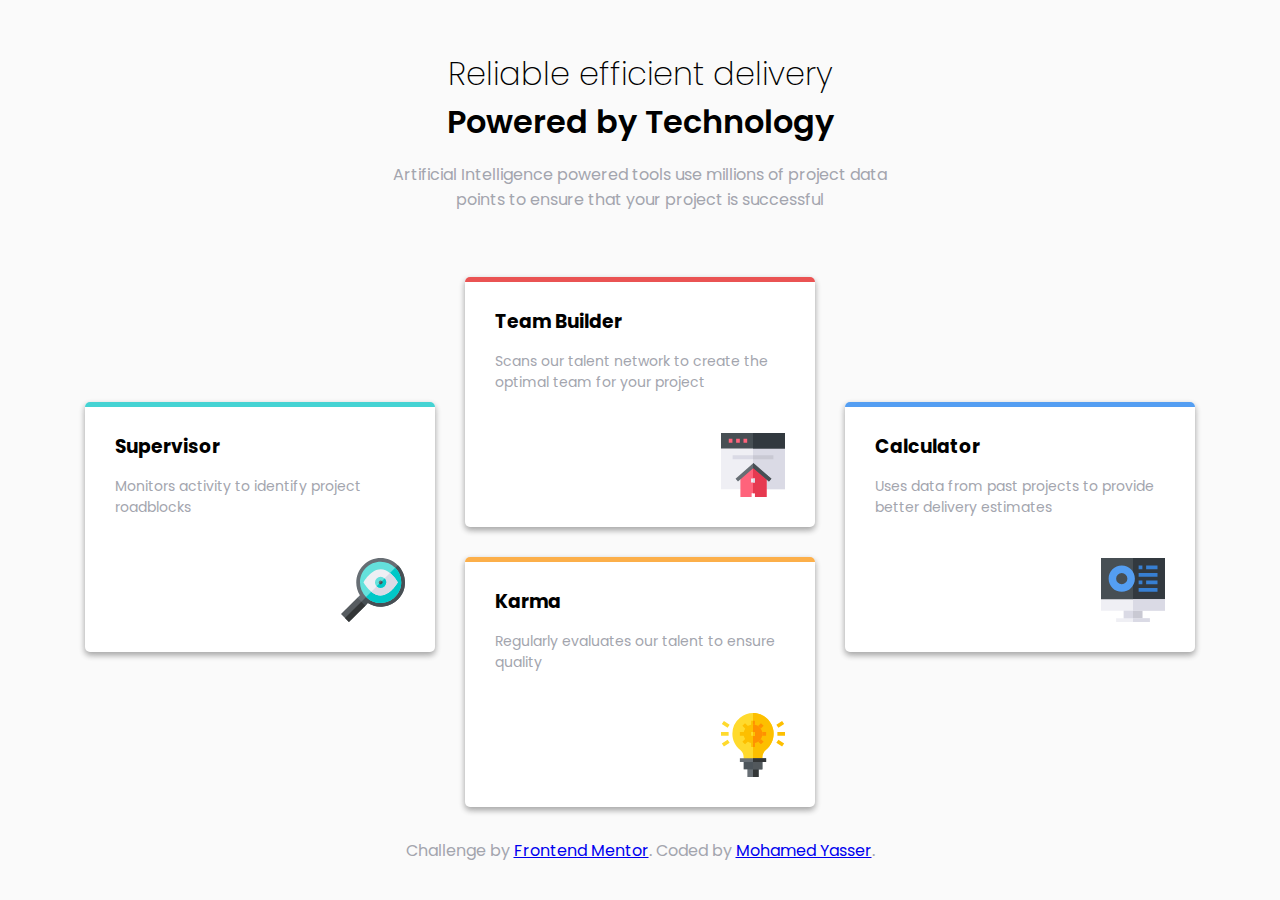
<file: Four card feature/index.html>
<!DOCTYPE html>
<html lang="en">
<head>
  <meta charset="UTF-8">
  <meta name="viewport" content="width=device-width, initial-scale=1.0"> <!-- displays site properly based on user's device -->

  <link rel="icon" type="image/png" sizes="32x32" href="./images/favicon-32x32.png">
  
  <title>Frontend Mentor | Four card feature section</title>
  <link rel="stylesheet" href="style.css">
</head>
<body>
  <header>
    <h1> 
      Reliable efficient delivery
      <span> Powered by Technology</span>
    </h1>

    <p> 
      Artificial Intelligence powered tools use millions of project data points 
      to ensure that your project is successful
    </p>
  </header>

  <div class="contener">
    <div class="box box-cyan box-push">
      <h3>Supervisor</h3>
      <p>Monitors activity to identify project roadblocks </p>
      <img src="images/icon-supervisor.svg" alt="supervisor">
    </div>

    <div class="box box-red">
      <h3>Team Builder </h3>
      <p>Scans our talent network to create the optimal team for your project</p>
      <img src="images/icon-team-builder.svg" alt="supervisor">
    </div>
    
    <div class="box box-blue box-push">
        <h3>Calculator</h3>
        <p>Uses data from past projects to provide better delivery estimates</p>
      <img src="images/icon-calculator.svg" alt="supervisor">
    </div>
    <div class="box box-orange">
      <h3>Karma</h3>
      <p>Regularly evaluates our talent to ensure quality</p>
      <img src="images/icon-karma.svg" alt="supervisor">
    </div>
 
  </div>
  
  <footer>
    <p class="attribution">
      Challenge by <a href="https://www.frontendmentor.io?ref=challenge" target="_blank">Frontend Mentor</a>. 
      Coded by <a href="#">Mohamed Yasser</a>.
    </p>
  </footer>
</body>
</html>
</file>
<file: Four card feature/style.css>
@import url('https://fonts.googleapis.com/css?family=Poppins:200,400,600&display=swap');
* {
    box-sizing: border-box;
}
body{
    background-color: hsl(0, 0%, 98%) ;
    font-family: 'Poppins', sans-serif;
    
}
header{
    margin: 50px auto;
    max-width: 500px;
    text-align: center;
}
h1{
    font-weight: 200;
    margin: 0;
}
h1 span{
    font-weight: 600;
}
p{
    color: hsl(229, 6%, 66%);
}
.contener{
    display: flex;
    flex-wrap: wrap;
    justify-content: center;
    margin: 0 auto;
    max-width: 1140px;
}
.box{
    background-color: #ffffff;
    box-shadow: 0 3px 6px rgba(0,0,0,0.16), 0 3px 6px rgba(0,0,0,0.23);
    border-radius: 5px;
    padding: 30px;
    margin: 15px;
    width: 350px;
    position: relative;
    overflow: hidden;
}
.box::after{
    content: '';
    position: absolute;
    top: 0;
    left: 0;
    height: 5px;
    width: 100%;
}
.box-cyan::after{
    background-color:hsl(180, 62%, 55%);
}

.box-blue::after{
    background-color: hsl(212, 86%, 64%);
}
.box-red::after{
    background-color: hsl(0, 78%, 62%);
}
.box-orange::after{
    background-color:hsl(34, 97%, 64%);
}
.box-push{
    transform: translateY(50%);
}
.box h3{
   margin: 0;
}
.box img{
    display: block;
    margin-left: auto;
}
.box p{
    font-size: 14px;
    margin: 15px 0 40px;
}
footer{
    text-align: center;
}
@media (max-width: 775px){
    .box-push{
        transform: translateY(0);
    }
}
</file>
